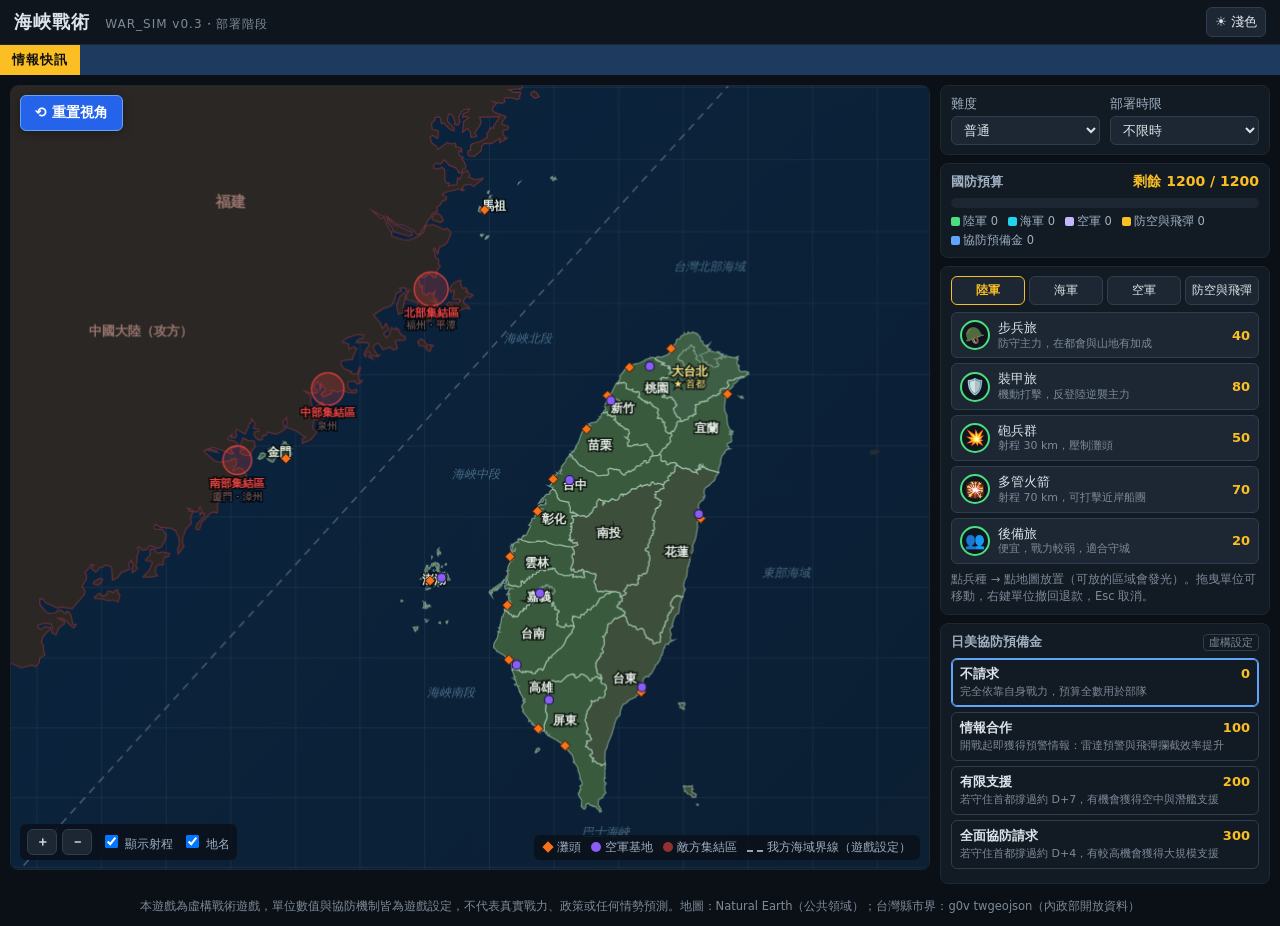
<file: index.html>
<!DOCTYPE html>
<html lang="zh-Hant">
<head>
<meta charset="utf-8">
<meta name="viewport" content="width=device-width, initial-scale=1">
<title>海峽戰術 WAR_SIM v0.3</title>
<link rel="stylesheet" href="style.css">
</head>
<body>
<header>
  <div class="brand">海峽戰術 <small id="modeLabel">WAR_SIM v0.3・部署階段</small></div>
  <div class="hdr-right">
    <span id="deployTimer"></span>
    <button id="btnTheme" title="切換深色／淺色">☀️ 淺色</button>
  </div>
</header>
<div class="ticker" id="ticker"><span class="tag" id="tickerTag">情報快訊</span><div class="track"><span id="tickerText"></span></div></div>

<main>
  <div id="board">
    <canvas id="cv"></canvas>
    <div id="banner" class="hidden"></div>
    <div id="tooltip" class="hidden"></div>
    <div id="toast" class="hidden"></div>
    <button id="zReset" class="reset">⟲ 重置視角</button>
    <div class="mapctl">
      <button id="zIn" title="放大">＋</button>
      <button id="zOut" title="縮小">－</button>
      <label><input type="checkbox" id="optRanges" checked> 顯示射程</label>
      <label><input type="checkbox" id="optLabels" checked> 地名</label>
    </div>
    <div class="legend">
      <span><i class="lg beach"></i>灘頭</span>
      <span><i class="lg base"></i>空軍基地</span>
      <span><i class="lg enemy"></i>敵方集結區</span>
      <span><i class="lg line"></i>我方海域界線（遊戲設定）</span>
    </div>
    <div id="overlay" class="overlay hidden"><div class="card" id="overlayCard"></div></div>
    <div id="countdown" class="overlay hidden"><div id="countNum">3</div></div>
  </div>

  <aside>
    <!-- 部署階段 -->
    <section class="deploy-only">
      <div class="row2">
        <label>難度 <select id="selDiff"></select></label>
        <label>部署時限 <select id="selTimer">
          <option value="0">不限時</option><option value="300">5 分鐘</option><option value="600">10 分鐘</option>
        </select></label>
      </div>
    </section>
    <section class="deploy-only">
      <h3>國防預算 <span id="budgetText"></span></h3>
      <div class="bbar" id="budgetBar"></div>
      <div class="blegend" id="budgetLegend"></div>
    </section>
    <section class="deploy-only">
      <div class="tabs" id="tabs"></div>
      <div id="shop"></div>
      <p class="hint">點兵種 → 點地圖放置（可放的區域會發光）。拖曳單位可移動，右鍵單位撤回退款，Esc 取消。</p>
    </section>
    <section class="deploy-only">
      <h3>日美協防預備金 <span class="tagv">虛構設定</span></h3>
      <div id="ally"></div>
    </section>
    <section class="deploy-only">
      <h3>部署評估</h3>
      <div id="eval"></div>
    </section>
    <section class="deploy-only">
      <h3>情報估計（敵方）</h3>
      <div id="intel"></div>
    </section>
    <section class="deploy-only">
      <div class="row"><button id="btnAuto">推薦部署</button><button id="btnClear">清空</button></div>
      <div class="row"><button id="btnSave">儲存</button><button id="btnLoad">載入</button></div>
      <button id="btnWar" class="war">戰爭開始</button>
    </section>

    <!-- 戰爭階段 -->
    <section class="war-only">
      <div class="clock"><span id="wClock">D+0 00:00</span><span id="wPhase"></span></div>
      <div class="row speed">
        <button id="btnPause">⏸ 暫停</button>
        <button data-speed="1" class="active">1x</button>
        <button data-speed="2">2x</button>
        <button data-speed="4">4x</button>
        <button id="btnSkip" title="直接算出結果">⏭</button>
      </div>
    </section>
    <section class="war-only">
      <h3>戰況儀表板</h3>
      <div id="wMeters"></div>
    </section>
    <section class="war-only">
      <h3>兵力</h3>
      <div id="wForces"></div>
    </section>
    <section class="war-only logSec">
      <h3>戰報</h3>
      <div id="wLog"></div>
    </section>
  </aside>
</main>
<footer>本遊戲為虛構戰術遊戲，單位數值與協防機制皆為遊戲設定，不代表真實戰力、政策或任何情勢預測。地圖：<span id="mapSource"></span></footer>

<script src="data/map-data.js"></script>
<script src="js/data.js"></script>
<script src="js/core.js"></script>
<script src="js/engine.js"></script>
<script src="js/app.js"></script>
</body>
</html>
</file>
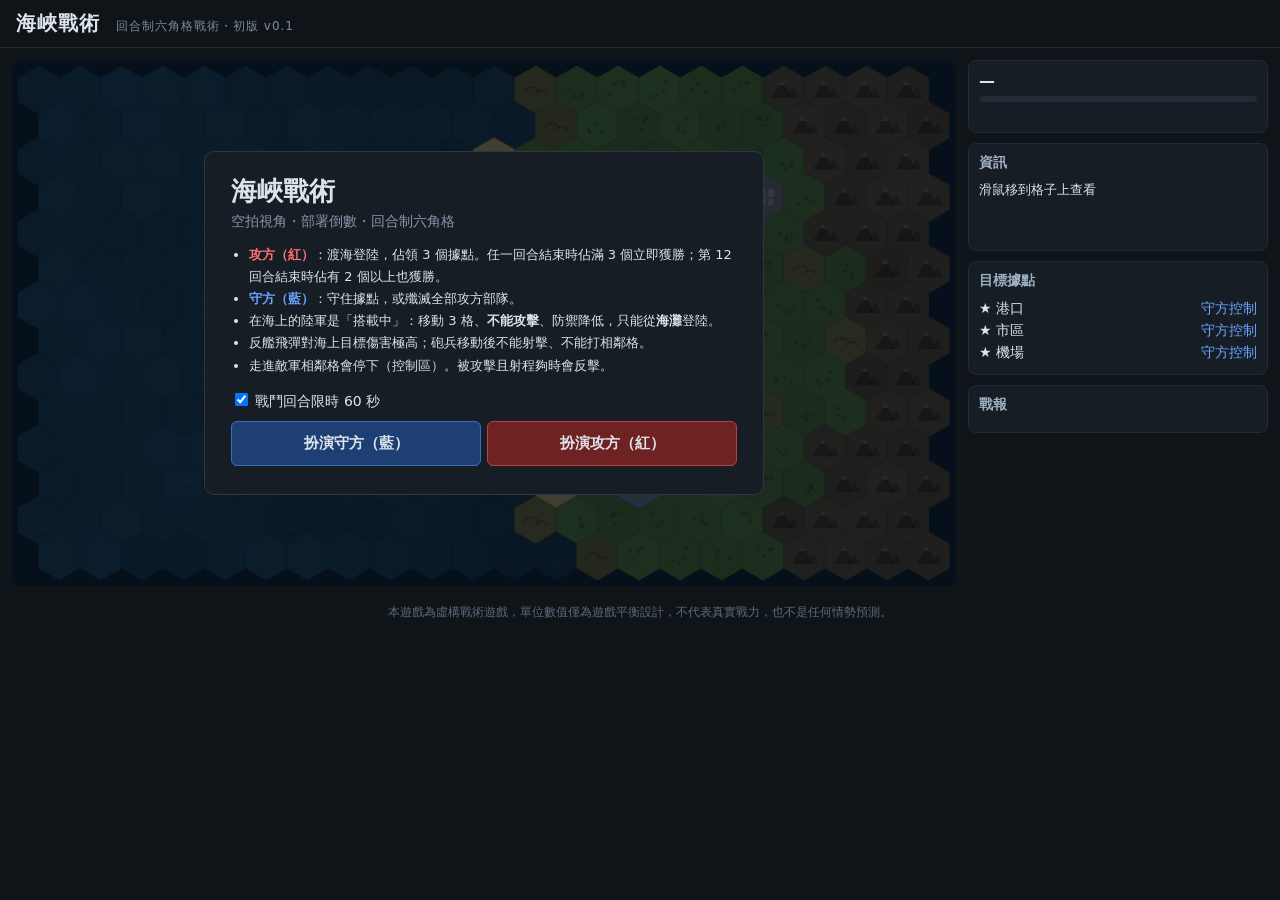
<file: legacy/v0.1/index.html>
<!DOCTYPE html>
<html lang="zh-Hant">
<head>
<meta charset="utf-8">
<meta name="viewport" content="width=device-width, initial-scale=1">
<title>海峽戰術 WAR_SIM</title>
<link rel="stylesheet" href="style.css">
</head>
<body>
<header>
  <h1>海峽戰術 <small>回合制六角格戰術・初版 v0.1</small></h1>
  <div id="status"></div>
</header>

<main>
  <div id="board">
    <canvas id="cv"></canvas>

    <div id="overlay-menu" class="overlay">
      <div class="card">
        <h2>海峽戰術</h2>
        <p class="sub">空拍視角・部署倒數・回合制六角格</p>
        <ul class="rules">
          <li><b class="red">攻方（紅）</b>：渡海登陸，佔領 3 個據點。任一回合結束時佔滿 3 個立即獲勝；第 12 回合結束時佔有 2 個以上也獲勝。</li>
          <li><b class="blue">守方（藍）</b>：守住據點，或殲滅全部攻方部隊。</li>
          <li>在海上的陸軍是「搭載中」：移動 3 格、<b>不能攻擊</b>、防禦降低，只能從<b>海灘</b>登陸。</li>
          <li>反艦飛彈對海上目標傷害極高；砲兵移動後不能射擊、不能打相鄰格。</li>
          <li>走進敵軍相鄰格會停下（控制區）。被攻擊且射程夠時會反擊。</li>
        </ul>
        <label class="chk"><input type="checkbox" id="optTimer" checked> 戰鬥回合限時 60 秒</label>
        <div class="row">
          <button class="side blue-btn" data-side="TW">扮演守方（藍）</button>
          <button class="side red-btn" data-side="PRC">扮演攻方（紅）</button>
        </div>
      </div>
    </div>

    <div id="overlay-count" class="overlay hidden"><div id="countNum">3</div></div>

    <div id="overlay-result" class="overlay hidden">
      <div class="card">
        <h2 id="resultTitle"></h2>
        <p id="resultText"></p>
        <button id="btnAgain" class="primary">再玩一次</button>
      </div>
    </div>
  </div>

  <aside>
    <section>
      <div id="phase">—</div>
      <div id="timerWrap"><div id="timerBar"></div></div>
      <div id="timerText"></div>
    </section>

    <section id="deployBox" class="hidden">
      <h3>部署 <span id="budget"></span></h3>
      <div id="shop"></div>
      <div class="row">
        <button id="btnAuto">自動部署</button>
        <button id="btnClear">清空</button>
      </div>
      <button id="btnReady" class="primary">部署完成</button>
      <p class="hint">點兵種 → 點地圖發光區放置；點自己的單位可撤回退款。</p>
    </section>

    <section id="battleBox" class="hidden">
      <button id="btnEnd" class="primary">結束回合</button>
      <p class="hint">點自己的單位：綠格可移動、紅圈可攻擊。每單位每回合可移動一次、攻擊一次（攻擊後不能再移動）。</p>
    </section>

    <section>
      <h3>資訊</h3>
      <div id="info">滑鼠移到格子上查看</div>
    </section>

    <section>
      <h3>目標據點</h3>
      <div id="objs"></div>
    </section>

    <section class="logSec">
      <h3>戰報</h3>
      <div id="log"></div>
    </section>
  </aside>
</main>

<footer>本遊戲為虛構戰術遊戲，單位數值僅為遊戲平衡設計，不代表真實戰力，也不是任何情勢預測。</footer>
<script src="game.js"></script>
</body>
</html>
</file>
<file: style.css>
:root {
  --bg: #0b1016; --panel: #121a23; --panel2: #0e151d; --border: #1d2833; --border2: #2f3e4e;
  --text: #dde3ea; --muted: #7d8a99; --muted2: #9fb0c2; --btn: #1c2733; --btnh: #253444;
  --accent: #fbbf24; --tip: rgba(10,15,22,.94); --ctl: rgba(10,15,22,.78); --shade: rgba(5,9,14,.78);
}
body.light {
  --bg: #eef2f6; --panel: #ffffff; --panel2: #f8fafc; --border: #d6dde6; --border2: #c3ccd7;
  --text: #1e2933; --muted: #64748b; --muted2: #475569; --btn: #f1f5f9; --btnh: #e2e8f0;
  --accent: #b45309; --tip: rgba(255,255,255,.97); --ctl: rgba(255,255,255,.88); --shade: rgba(240,244,248,.82);
}
* { box-sizing: border-box; }
html, body { margin: 0; }
body { background: var(--bg); color: var(--text); font-size: 13px; font-family: "Noto Sans TC", "PingFang TC", "Microsoft JhengHei", system-ui, sans-serif; }
header { display: flex; justify-content: space-between; align-items: center; padding: 7px 14px; background: var(--panel2); border-bottom: 1px solid var(--border); }
.brand { font-size: 18px; font-weight: 800; letter-spacing: 1px; }
.brand small { font-size: 12px; font-weight: normal; color: var(--muted); margin-left: 8px; }
.hdr-right { display: flex; gap: 12px; align-items: center; }
#deployTimer { font-variant-numeric: tabular-nums; font-weight: bold; color: var(--accent); }

.ticker { display: flex; align-items: center; height: 30px; background: #1e3a5f; overflow: hidden; color: #fff; }
.ticker.war { background: #991b1b; }
.ticker .tag { flex: 0 0 auto; background: #fbbf24; color: #111; font-weight: 900; padding: 0 12px; height: 100%; display: flex; align-items: center; letter-spacing: 1px; }
.ticker.war .tag { background: #fff; color: #b91c1c; animation: blink 1.2s steps(2) infinite; }
@keyframes blink { 50% { opacity: .55; } }
.ticker .track { flex: 1; overflow: hidden; white-space: nowrap; }
#tickerText { display: inline-block; padding-left: 100%; animation: tick 70s linear infinite; font-weight: 600; }
@keyframes tick { from { transform: translateX(0); } to { transform: translateX(-100%); } }

main { display: flex; gap: 10px; padding: 10px; align-items: flex-start; }
#board { position: relative; flex: 1 1 auto; min-width: 0; }
#cv { display: block; width: 100%; border-radius: 8px; border: 1px solid var(--border); }
aside { width: 330px; flex: 0 0 330px; display: flex; flex-direction: column; gap: 8px; max-height: calc(100vh - 100px); overflow-y: auto; }
section { background: var(--panel); border: 1px solid var(--border); border-radius: 8px; padding: 9px 10px; }
h3 { margin: 0 0 7px; font-size: 13px; color: var(--muted2); display: flex; justify-content: space-between; align-items: center; }
.tagv { font-size: 11px; color: var(--muted); font-weight: normal; border: 1px solid var(--border2); border-radius: 4px; padding: 0 5px; }
select, button { font: inherit; color: var(--text); background: var(--btn); border: 1px solid var(--border2); border-radius: 6px; padding: 5px 8px; cursor: pointer; }
button:hover { background: var(--btnh); }
button:disabled { opacity: .4; cursor: not-allowed; }
.row { display: flex; gap: 6px; margin-bottom: 6px; } .row > button { flex: 1; }
.row2 { display: flex; gap: 10px; } .row2 label { flex: 1; display: flex; flex-direction: column; gap: 3px; color: var(--muted2); }
.hint { font-size: 11.5px; color: var(--muted); margin: 7px 0 0; line-height: 1.5; }
.war-only { display: none; }
body.war .war-only { display: block; }
body.war .deploy-only { display: none; }

#budgetText { color: var(--accent); font-size: 14px; font-weight: 800; }
.bbar { display: flex; height: 10px; background: var(--btn); border-radius: 5px; overflow: hidden; }
.bbar div { height: 100%; }
.blegend { display: flex; flex-wrap: wrap; gap: 4px 10px; margin-top: 6px; font-size: 11.5px; color: var(--muted2); }
.blegend i { display: inline-block; width: 9px; height: 9px; border-radius: 2px; margin-right: 3px; vertical-align: -1px; }

.tabs { display: flex; gap: 4px; margin-bottom: 7px; }
.tabs button { flex: 1; padding: 5px 2px; font-size: 12px; }
.tabs button.active, .speed button.active { border-color: var(--accent); color: var(--accent); font-weight: 700; }
#shop { display: flex; flex-direction: column; gap: 5px; }
.item { display: flex; align-items: center; gap: 8px; text-align: left; padding: 6px 8px; }
.item.active { border-color: var(--accent); box-shadow: 0 0 0 1px var(--accent) inset; }
.item .ic { flex: 0 0 30px; height: 30px; border-radius: 50%; display: flex; align-items: center; justify-content: center; font-size: 16px; background: var(--panel2); border: 2px solid; }
.item .nm { flex: 1; line-height: 1.35; }
.item .nm small { display: block; color: var(--muted); font-size: 11px; }
.item .cs { font-weight: 800; color: var(--accent); }
.item .ct { font-size: 11px; color: var(--muted2); }

.ally { display: block; padding: 6px 8px; border: 1px solid var(--border2); border-radius: 6px; margin-bottom: 5px; cursor: pointer; line-height: 1.45; }
.ally.active { border-color: #60a5fa; box-shadow: 0 0 0 1px #60a5fa inset; }
.ally .amt { float: right; color: var(--accent); font-weight: 700; }
.ally small { display: block; color: var(--muted); font-size: 11px; }

.ev { margin-bottom: 6px; }
.ev .lab { display: flex; justify-content: space-between; font-size: 12px; margin-bottom: 2px; }
.ev .bar { height: 7px; background: var(--btn); border-radius: 4px; overflow: hidden; }
.ev .bar div { height: 100%; transition: width .4s; }
#intel, #wForces { line-height: 1.7; font-size: 12.5px; }
.muted { color: var(--muted); font-size: 11.5px; }

button.war { width: 100%; padding: 11px; font-size: 16px; font-weight: 900; letter-spacing: 3px; background: #b91c1c; border-color: #ef4444; color: #fff; }
button.war:hover { background: #dc2626; }
.clock { display: flex; justify-content: space-between; align-items: baseline; margin-bottom: 8px; }
#wClock { font-size: 22px; font-weight: 900; font-variant-numeric: tabular-nums; }
#wPhase { color: var(--accent); font-weight: 700; }
.speed button { padding: 5px 4px; }
.logSec { max-height: 300px; flex-direction: column; }
body.war .logSec { display: flex; }
#wLog { overflow-y: auto; font-size: 12px; line-height: 1.55; max-height: 250px; }
#wLog div { padding: 2px 0; border-bottom: 1px dashed var(--border); }
#wLog .major { color: #ef4444; font-weight: 700; } #wLog .alert { color: var(--accent); }
#wLog .tm { color: var(--muted); margin-right: 5px; font-variant-numeric: tabular-nums; }

#tooltip { position: absolute; pointer-events: none; background: var(--tip); border: 1px solid var(--border2); border-radius: 6px; padding: 7px 9px; font-size: 12px; line-height: 1.55; max-width: 260px; z-index: 5; }
#toast { position: absolute; left: 50%; top: 14px; transform: translateX(-50%); background: #7f1d1d; color: #fff; border: 1px solid #ef4444; padding: 7px 14px; border-radius: 6px; font-weight: 600; z-index: 6; }
#banner { position: absolute; left: 50%; top: 18px; transform: translateX(-50%); background: rgba(153,27,27,.95); color: #fff; padding: 10px 22px; border-radius: 8px; font-size: 18px; font-weight: 900; letter-spacing: 1px; z-index: 7; box-shadow: 0 6px 24px rgba(0,0,0,.4); max-width: 85%; text-align: center; animation: pop .3s ease-out; }
@keyframes pop { from { transform: translateX(-50%) scale(.8); opacity: 0; } }
.reset { position: absolute; left: 10px; top: 10px; background: #2563eb; border-color: #60a5fa; color: #fff; font-weight: 800; font-size: 14px; padding: 8px 14px; box-shadow: 0 2px 10px rgba(0,0,0,.35); z-index: 4; }
.reset:hover { background: #1d4ed8; }
.mapctl { position: absolute; left: 10px; bottom: 10px; display: flex; gap: 5px; align-items: center; background: var(--ctl); padding: 5px 7px; border-radius: 6px; }
.mapctl button { width: 30px; padding: 3px 0; font-weight: 800; }
.mapctl label { color: var(--muted2); font-size: 12px; margin-left: 4px; }
.legend { position: absolute; right: 10px; bottom: 10px; display: flex; gap: 10px; background: var(--ctl); padding: 5px 9px; border-radius: 6px; font-size: 11.5px; color: var(--muted2); }
.lg { display: inline-block; width: 10px; height: 10px; margin-right: 4px; vertical-align: -1px; }
.lg.beach { background: #f97316; transform: rotate(45deg) scale(.8); }
.lg.base { background: #8b5cf6; border-radius: 50%; }
.lg.enemy { background: rgba(239,68,68,.6); border-radius: 50%; }
.lg.line { border-top: 2px dashed #94a3b8; height: 0; width: 16px; }

.overlay { position: absolute; inset: 0; background: var(--shade); display: flex; align-items: center; justify-content: center; border-radius: 8px; z-index: 10; }
.card { background: var(--panel); border: 1px solid var(--border2); border-radius: 10px; padding: 22px 26px; max-width: 560px; max-height: 92%; overflow-y: auto; line-height: 1.7; }
.card h2 { margin: 0 0 6px; font-size: 30px; }
.card .primary { background: #b8862b; border-color: #d39d3a; color: #111; font-weight: 800; padding: 8px 18px; }
.card .grid { display: grid; grid-template-columns: 1fr 1fr; gap: 2px 18px; font-size: 13px; margin: 10px 0; }
.card .tl { font-size: 12px; color: var(--muted2); max-height: 160px; overflow-y: auto; border-top: 1px solid var(--border); padding-top: 6px; }
#countNum { font-size: 130px; font-weight: 900; color: #ef4444; text-shadow: 0 0 30px rgba(239,68,68,.6); }
.hidden { display: none !important; }
footer { text-align: center; color: var(--muted); font-size: 11.5px; padding: 4px 0 12px; }
@media (max-width: 960px) { main { flex-direction: column; } aside { width: 100%; flex-basis: auto; max-height: none; } }
</file>
<file: legacy/v0.1/style.css>
* { box-sizing: border-box; }
body {
  margin: 0; background: #0f1419; color: #dde3ea;
  font-family: "Noto Sans TC", "PingFang TC", "Microsoft JhengHei", system-ui, sans-serif;
  font-size: 14px;
}
header { display: flex; align-items: baseline; justify-content: space-between; padding: 10px 16px; border-bottom: 1px solid #222b35; }
h1 { margin: 0; font-size: 20px; letter-spacing: 1px; }
h1 small { font-size: 12px; color: #7d8a99; font-weight: normal; margin-left: 8px; }
#status { color: #9fb0c2; }
main { display: flex; gap: 12px; padding: 12px; align-items: flex-start; }
#board { position: relative; flex: 1 1 auto; min-width: 0; }
#cv { display: block; width: 100%; height: auto; border-radius: 8px; background: #0b2238; cursor: pointer; }
aside { width: 300px; flex: 0 0 300px; display: flex; flex-direction: column; gap: 10px; }
section { background: #161d25; border: 1px solid #222b35; border-radius: 8px; padding: 10px; }
h3 { margin: 0 0 8px; font-size: 14px; color: #9fb0c2; display: flex; justify-content: space-between; }
#phase { font-size: 16px; font-weight: bold; margin-bottom: 6px; }
#timerWrap { height: 6px; background: #222b35; border-radius: 3px; overflow: hidden; }
#timerBar { height: 100%; width: 0; background: #f5b942; transition: width .3s linear; }
#timerText { font-size: 12px; color: #9fb0c2; margin-top: 4px; min-height: 16px; }
#shop { display: flex; flex-direction: column; gap: 6px; margin-bottom: 8px; }
.shopItem { display: flex; justify-content: space-between; align-items: center; padding: 6px 8px; border: 1px solid #2c3743; border-radius: 6px; background: #1c252f; cursor: pointer; text-align: left; color: inherit; font: inherit; }
.shopItem:hover { border-color: #4b5d70; }
.shopItem.active { border-color: #f5b942; background: #2a2a1c; }
.shopItem .meta { font-size: 11px; color: #8796a8; }
.shopItem .cost { font-weight: bold; color: #f5b942; }
button { background: #253140; color: #dde3ea; border: 1px solid #34465a; border-radius: 6px; padding: 7px 10px; cursor: pointer; font: inherit; }
button:hover { background: #2e3d50; }
button.primary { width: 100%; background: #b8862b; border-color: #d39d3a; color: #111; font-weight: bold; margin-top: 4px; }
button.primary:hover { background: #cf9935; }
button:disabled { opacity: .45; cursor: not-allowed; }
.row { display: flex; gap: 6px; margin: 6px 0; }
.row > button { flex: 1; }
.hint { font-size: 12px; color: #7d8a99; margin: 8px 0 0; line-height: 1.5; }
#info { font-size: 13px; line-height: 1.6; min-height: 60px; }
#objs div { display: flex; justify-content: space-between; padding: 2px 0; }
.logSec { max-height: 260px; display: flex; flex-direction: column; }
#log { overflow-y: auto; font-size: 12px; line-height: 1.55; flex: 1; max-height: 220px; }
#log .sys { color: #f5b942; }
#log .TW { color: #7fb2ff; }
#log .PRC { color: #ff8a8a; }
.blue { color: #6aa5ff; } .red { color: #ff7070; }
.hidden { display: none !important; }
.overlay { position: absolute; inset: 0; display: flex; align-items: center; justify-content: center; background: rgba(5,10,16,.72); border-radius: 8px; }
.card { background: #161d25; border: 1px solid #2c3743; border-radius: 10px; padding: 22px 26px; max-width: 560px; }
.card h2 { margin: 0 0 4px; font-size: 26px; }
.card .sub { margin: 0 0 12px; color: #8796a8; }
.rules { padding-left: 18px; line-height: 1.7; font-size: 13px; }
.chk { display: block; margin: 10px 0; }
.side { padding: 12px; font-size: 15px; font-weight: bold; }
.blue-btn { background: #1d3f73; border-color: #3b6db8; }
.red-btn { background: #6e2222; border-color: #b84242; }
#countNum { font-size: 120px; font-weight: 900; color: #f5b942; text-shadow: 0 0 30px rgba(245,185,66,.6); }
footer { text-align: center; color: #5d6b7a; font-size: 12px; padding: 6px 0 14px; }
@media (max-width: 900px) { main { flex-direction: column; } aside { width: 100%; flex-basis: auto; } }
</file>
